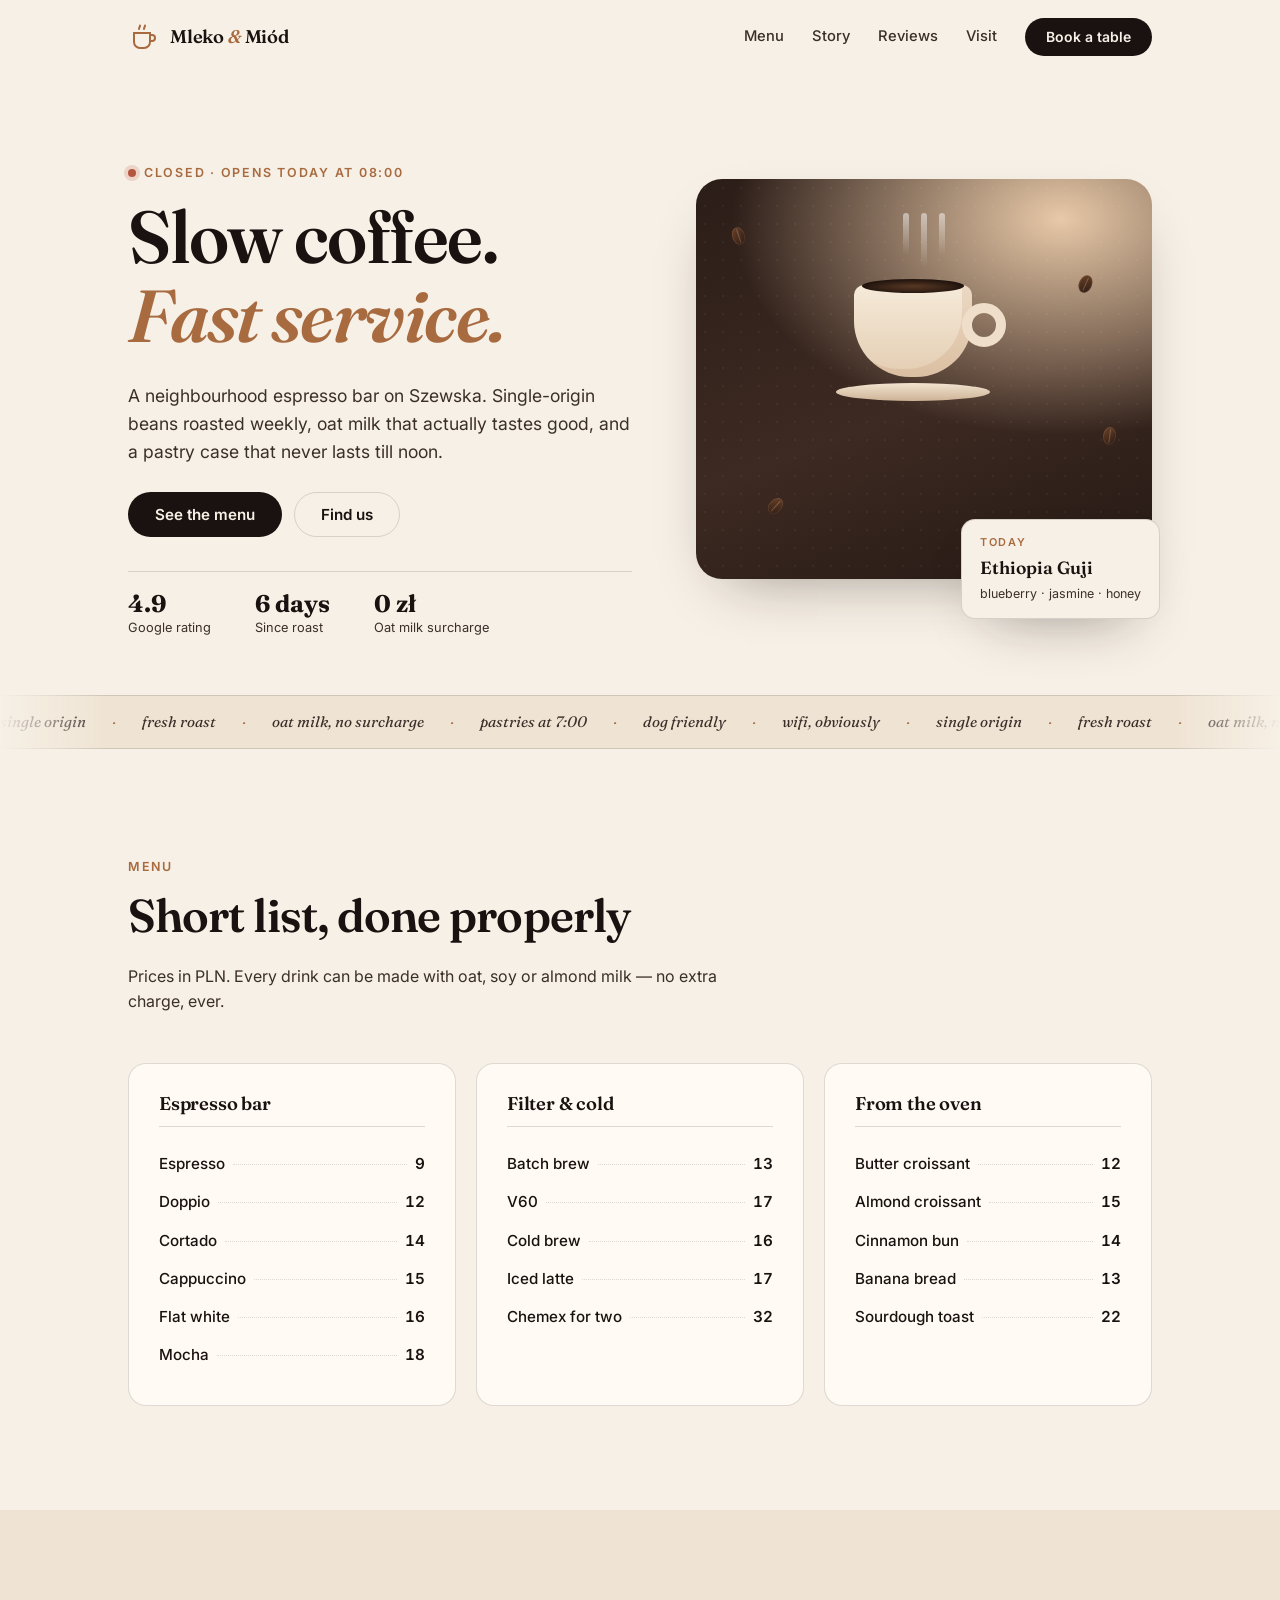
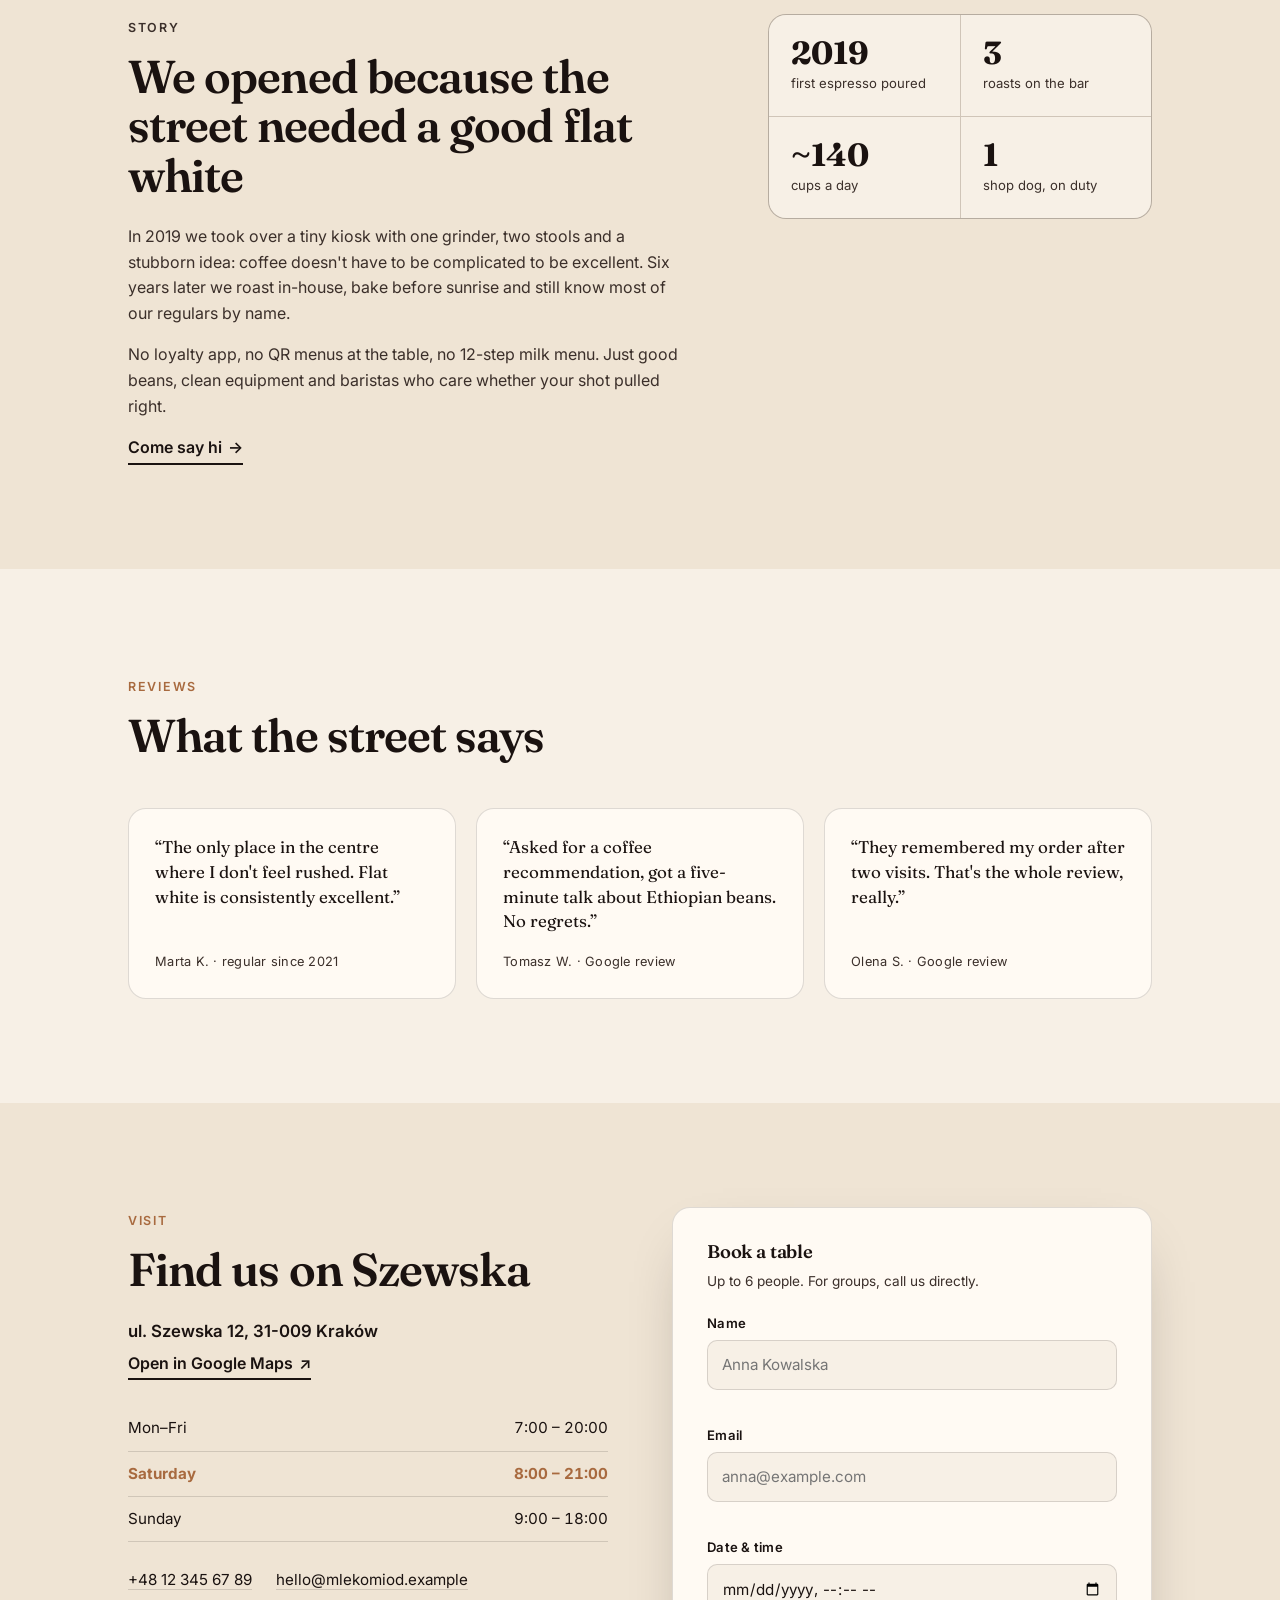
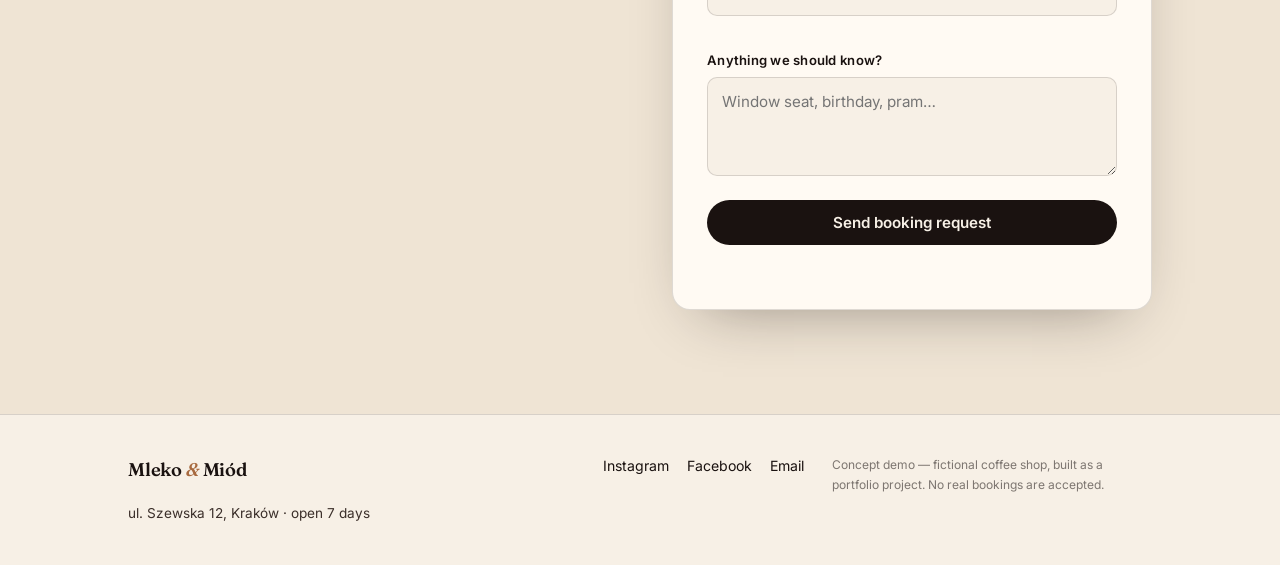
<file: index.html>
<!DOCTYPE html>
<html lang="en">
<head>
  <meta charset="UTF-8" />
  <meta name="viewport" content="width=device-width, initial-scale=1.0" />
  <title>Mleko &amp; Miód — Neighbourhood Espresso Bar in Kraków</title>
  <meta name="description" content="Slow coffee, fast service. Single-origin espresso bar in Kraków. Oat milk with no surcharge, pastries baked every morning." />
  <meta name="theme-color" content="#1a1210" />
  <link rel="icon" href="data:image/svg+xml,%3Csvg xmlns='http://www.w3.org/2000/svg' viewBox='0 0 32 32'%3E%3Crect width='32' height='32' rx='8' fill='%231a1210'/%3E%3Cpath d='M7 12h13v7a5 5 0 0 1-5 5h-3a5 5 0 0 1-5-5z' fill='%23c98b5e'/%3E%3Cpath d='M20 14h2a3 3 0 0 1 0 6h-2' stroke='%23c98b5e' stroke-width='2' fill='none'/%3E%3C/svg%3E" />
  <link rel="preconnect" href="https://fonts.googleapis.com" />
  <link rel="preconnect" href="https://fonts.gstatic.com" crossorigin />
  <link href="https://fonts.googleapis.com/css2?family=Fraunces:opsz,wght@9..144,400;9..144,600;9..144,700&family=Inter:wght@400;500;600&display=swap" rel="stylesheet" />
  <link rel="stylesheet" href="styles.css" />
</head>
<body>
  <a class="skip-link" href="#main">Skip to content</a>

  <header class="site-header" id="top">
    <div class="container header-inner">
      <a class="logo" href="#top" aria-label="Mleko and Miód — home">
        <span class="logo-mark" aria-hidden="true">
          <svg viewBox="0 0 32 32" width="32" height="32" fill="none">
            <path d="M6 12h16v9a6 6 0 0 1-6 6h-4a6 6 0 0 1-6-6v-9Z" stroke="currentColor" stroke-width="2"/>
            <path d="M22 14h2a3 3 0 0 1 0 6h-2" stroke="currentColor" stroke-width="2"/>
            <path d="M11 8c0-1.5 1-2 1-3.5M16 8c0-1.5 1-2 1-3.5" stroke="currentColor" stroke-width="2" stroke-linecap="round"/>
          </svg>
        </span>
        <span class="logo-text">Mleko <em>&amp;</em> Miód</span>
      </a>

      <button class="nav-toggle" type="button" aria-expanded="false" aria-controls="nav" aria-label="Open menu">
        <span></span><span></span><span></span>
      </button>

      <nav class="nav" id="nav" aria-label="Main">
        <a href="#menu">Menu</a>
        <a href="#story">Story</a>
        <a href="#reviews">Reviews</a>
        <a href="#visit">Visit</a>
        <a class="btn btn-small" href="#visit">Book a table</a>
      </nav>
    </div>
  </header>

  <main id="main">
    <section class="hero">
      <div class="container hero-grid">
        <div class="hero-copy reveal">
          <p class="eyebrow">
            <span class="status-dot" id="statusDot" aria-hidden="true"></span>
            <span id="statusText">Checking opening hours…</span>
          </p>
          <h1>Slow coffee.<br /><span class="accent">Fast service.</span></h1>
          <p class="lead">
            A neighbourhood espresso bar on Szewska. Single-origin beans roasted weekly,
            oat milk that actually tastes good, and a pastry case that never lasts till noon.
          </p>
          <div class="hero-actions">
            <a class="btn" href="#menu">See the menu</a>
            <a class="btn btn-ghost" href="#visit">Find us</a>
          </div>
          <ul class="hero-facts">
            <li><strong>4.9</strong><span>Google rating</span></li>
            <li><strong>6 days</strong><span>Since roast</span></li>
            <li><strong>0 zł</strong><span>Oat milk surcharge</span></li>
          </ul>
        </div>

        <div class="hero-art reveal" aria-hidden="true">
          <div class="cup-card">
            <div class="steam"><span></span><span></span><span></span></div>
            <div class="cup">
              <div class="cup-body"></div>
              <div class="cup-handle"></div>
              <div class="cup-saucer"></div>
            </div>
            <div class="beans">
              <span></span><span></span><span></span><span></span><span></span>
            </div>
          </div>
          <div class="badge-card">
            <span class="badge-title">Today</span>
            <span class="badge-value">Ethiopia Guji</span>
            <span class="badge-note">blueberry · jasmine · honey</span>
          </div>
        </div>
      </div>
    </section>

    <div class="marquee" aria-hidden="true">
      <div class="marquee-track">
        <span>single origin</span><span>·</span><span>fresh roast</span><span>·</span>
        <span>oat milk, no surcharge</span><span>·</span><span>pastries at 7:00</span><span>·</span>
        <span>dog friendly</span><span>·</span><span>wifi, obviously</span><span>·</span>
        <span>single origin</span><span>·</span><span>fresh roast</span><span>·</span>
        <span>oat milk, no surcharge</span><span>·</span><span>pastries at 7:00</span><span>·</span>
        <span>dog friendly</span><span>·</span><span>wifi, obviously</span><span>·</span>
      </div>
    </div>

    <section class="section" id="menu">
      <div class="container">
        <div class="section-head reveal">
          <p class="eyebrow">Menu</p>
          <h2>Short list, done properly</h2>
          <p class="section-sub">Prices in PLN. Every drink can be made with oat, soy or almond milk — no extra charge, ever.</p>
        </div>

        <div class="menu-grid">
          <article class="menu-card reveal">
            <h3>Espresso bar</h3>
            <ul class="price-list">
              <li><span>Espresso</span><span class="dots"></span><span>9</span></li>
              <li><span>Doppio</span><span class="dots"></span><span>12</span></li>
              <li><span>Cortado</span><span class="dots"></span><span>14</span></li>
              <li><span>Cappuccino</span><span class="dots"></span><span>15</span></li>
              <li><span>Flat white</span><span class="dots"></span><span>16</span></li>
              <li><span>Mocha</span><span class="dots"></span><span>18</span></li>
            </ul>
          </article>

          <article class="menu-card reveal">
            <h3>Filter &amp; cold</h3>
            <ul class="price-list">
              <li><span>Batch brew</span><span class="dots"></span><span>13</span></li>
              <li><span>V60</span><span class="dots"></span><span>17</span></li>
              <li><span>Cold brew</span><span class="dots"></span><span>16</span></li>
              <li><span>Iced latte</span><span class="dots"></span><span>17</span></li>
              <li><span>Chemex for two</span><span class="dots"></span><span>32</span></li>
            </ul>
          </article>

          <article class="menu-card reveal">
            <h3>From the oven</h3>
            <ul class="price-list">
              <li><span>Butter croissant</span><span class="dots"></span><span>12</span></li>
              <li><span>Almond croissant</span><span class="dots"></span><span>15</span></li>
              <li><span>Cinnamon bun</span><span class="dots"></span><span>14</span></li>
              <li><span>Banana bread</span><span class="dots"></span><span>13</span></li>
              <li><span>Sourdough toast</span><span class="dots"></span><span>22</span></li>
            </ul>
          </article>
        </div>
      </div>
    </section>

    <section class="section section-alt" id="story">
      <div class="container story-grid">
        <div class="story-text reveal">
          <p class="eyebrow">Story</p>
          <h2>We opened because the street needed a good flat white</h2>
          <p>
            In 2019 we took over a tiny kiosk with one grinder, two stools and a stubborn idea:
            coffee doesn't have to be complicated to be excellent. Six years later we roast
            in-house, bake before sunrise and still know most of our regulars by name.
          </p>
          <p>
            No loyalty app, no QR menus at the table, no 12-step milk menu. Just good beans,
            clean equipment and baristas who care whether your shot pulled right.
          </p>
          <a class="link-arrow" href="#visit">Come say hi <span aria-hidden="true">→</span></a>
        </div>

        <ul class="story-stats reveal">
          <li><strong>2019</strong><span>first espresso poured</span></li>
          <li><strong>3</strong><span>roasts on the bar</span></li>
          <li><strong>~140</strong><span>cups a day</span></li>
          <li><strong>1</strong><span>shop dog, on duty</span></li>
        </ul>
      </div>
    </section>

    <section class="section" id="reviews">
      <div class="container">
        <div class="section-head reveal">
          <p class="eyebrow">Reviews</p>
          <h2>What the street says</h2>
        </div>
        <div class="reviews-grid">
          <figure class="review reveal">
            <blockquote>“The only place in the centre where I don't feel rushed. Flat white is consistently excellent.”</blockquote>
            <figcaption>Marta K. · regular since 2021</figcaption>
          </figure>
          <figure class="review reveal">
            <blockquote>“Asked for a coffee recommendation, got a five-minute talk about Ethiopian beans. No regrets.”</blockquote>
            <figcaption>Tomasz W. · Google review</figcaption>
          </figure>
          <figure class="review reveal">
            <blockquote>“They remembered my order after two visits. That's the whole review, really.”</blockquote>
            <figcaption>Olena S. · Google review</figcaption>
          </figure>
        </div>
      </div>
    </section>

    <section class="section section-alt" id="visit">
      <div class="container visit-grid">
        <div class="visit-info reveal">
          <p class="eyebrow">Visit</p>
          <h2>Find us on Szewska</h2>
          <p class="visit-address">ul. Szewska 12, 31-009 Kraków</p>
          <a class="link-arrow" href="https://maps.google.com/?q=Szewska+12+Krakow" target="_blank" rel="noopener">Open in Google Maps <span aria-hidden="true">↗</span></a>

          <table class="hours">
            <caption class="visually-hidden">Opening hours</caption>
            <tbody>
              <tr data-days="1,2,3,4,5"><th scope="row">Mon–Fri</th><td>7:00 – 20:00</td></tr>
              <tr data-days="6"><th scope="row">Saturday</th><td>8:00 – 21:00</td></tr>
              <tr data-days="0"><th scope="row">Sunday</th><td>9:00 – 18:00</td></tr>
            </tbody>
          </table>

          <ul class="contact-list">
            <li><a href="tel:+48123456789">+48 12 345 67 89</a></li>
            <li><a href="mailto:hello@mlekomiod.example">hello@mlekomiod.example</a></li>
          </ul>
        </div>

        <div class="visit-form reveal">
          <h3>Book a table</h3>
          <p class="form-note">Up to 6 people. For groups, call us directly.</p>
          <form id="bookingForm" novalidate>
            <div class="field">
              <label for="name">Name</label>
              <input id="name" name="name" type="text" autocomplete="name" placeholder="Anna Kowalska" required />
              <p class="error" data-error-for="name" role="alert"></p>
            </div>
            <div class="field">
              <label for="email">Email</label>
              <input id="email" name="email" type="email" autocomplete="email" placeholder="anna@example.com" required />
              <p class="error" data-error-for="email" role="alert"></p>
            </div>
            <div class="field">
              <label for="date">Date &amp; time</label>
              <input id="date" name="date" type="datetime-local" required />
              <p class="error" data-error-for="date" role="alert"></p>
            </div>
            <div class="field">
              <label for="message">Anything we should know?</label>
              <textarea id="message" name="message" rows="3" placeholder="Window seat, birthday, pram…"></textarea>
            </div>
            <button class="btn btn-full" type="submit">Send booking request</button>
            <p class="form-status" id="formStatus" role="status" aria-live="polite"></p>
          </form>
        </div>
      </div>
    </section>
  </main>

  <footer class="site-footer">
    <div class="container footer-grid">
      <div>
        <p class="logo-text">Mleko <em>&amp;</em> Miód</p>
        <p class="footer-note">ul. Szewska 12, Kraków · open 7 days</p>
      </div>
      <nav aria-label="Social">
        <a href="#" rel="noopener">Instagram</a>
        <a href="#" rel="noopener">Facebook</a>
        <a href="mailto:hello@mlekomiod.example">Email</a>
      </nav>
      <p class="footer-legal">
        Concept demo — fictional coffee shop, built as a portfolio project.
        No real bookings are accepted.
      </p>
    </div>
  </footer>

  <div class="toast" id="toast" role="status" aria-live="polite"></div>

  <script src="script.js"></script>
</body>
</html>
</file>
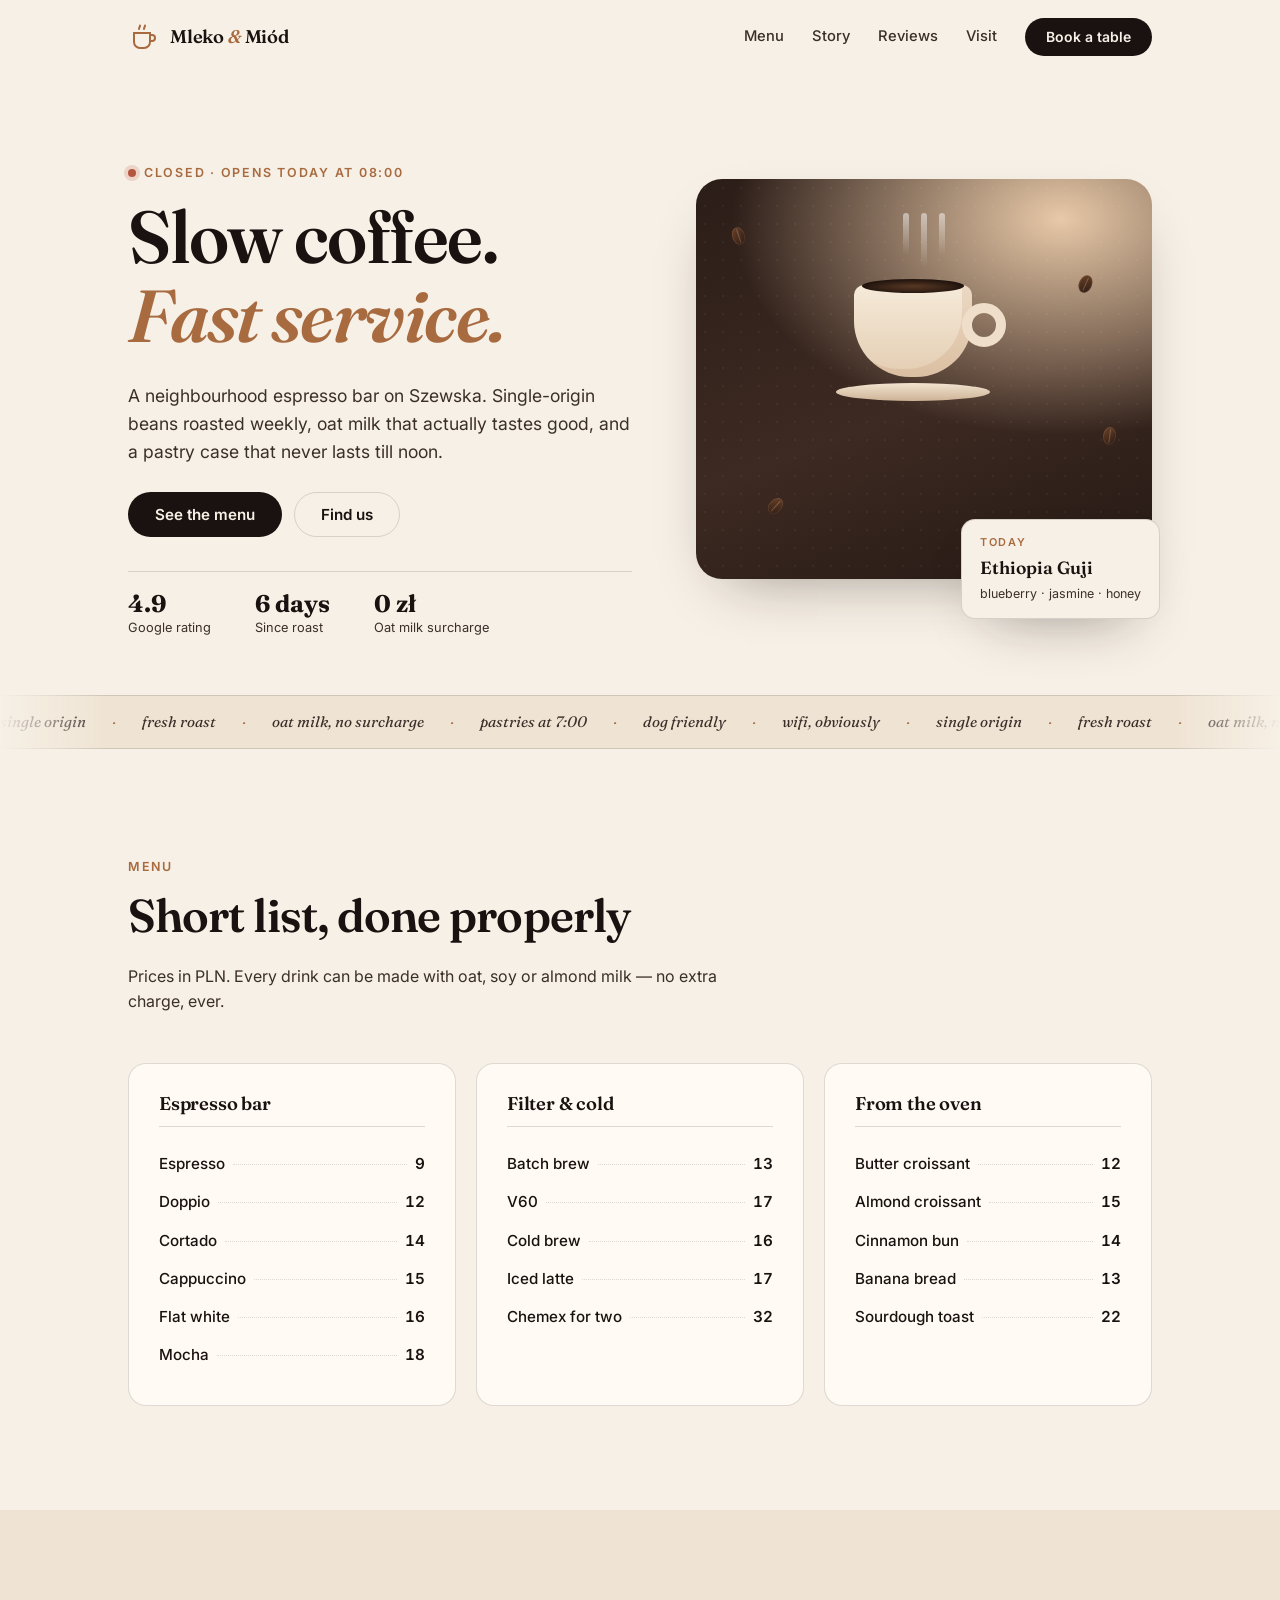
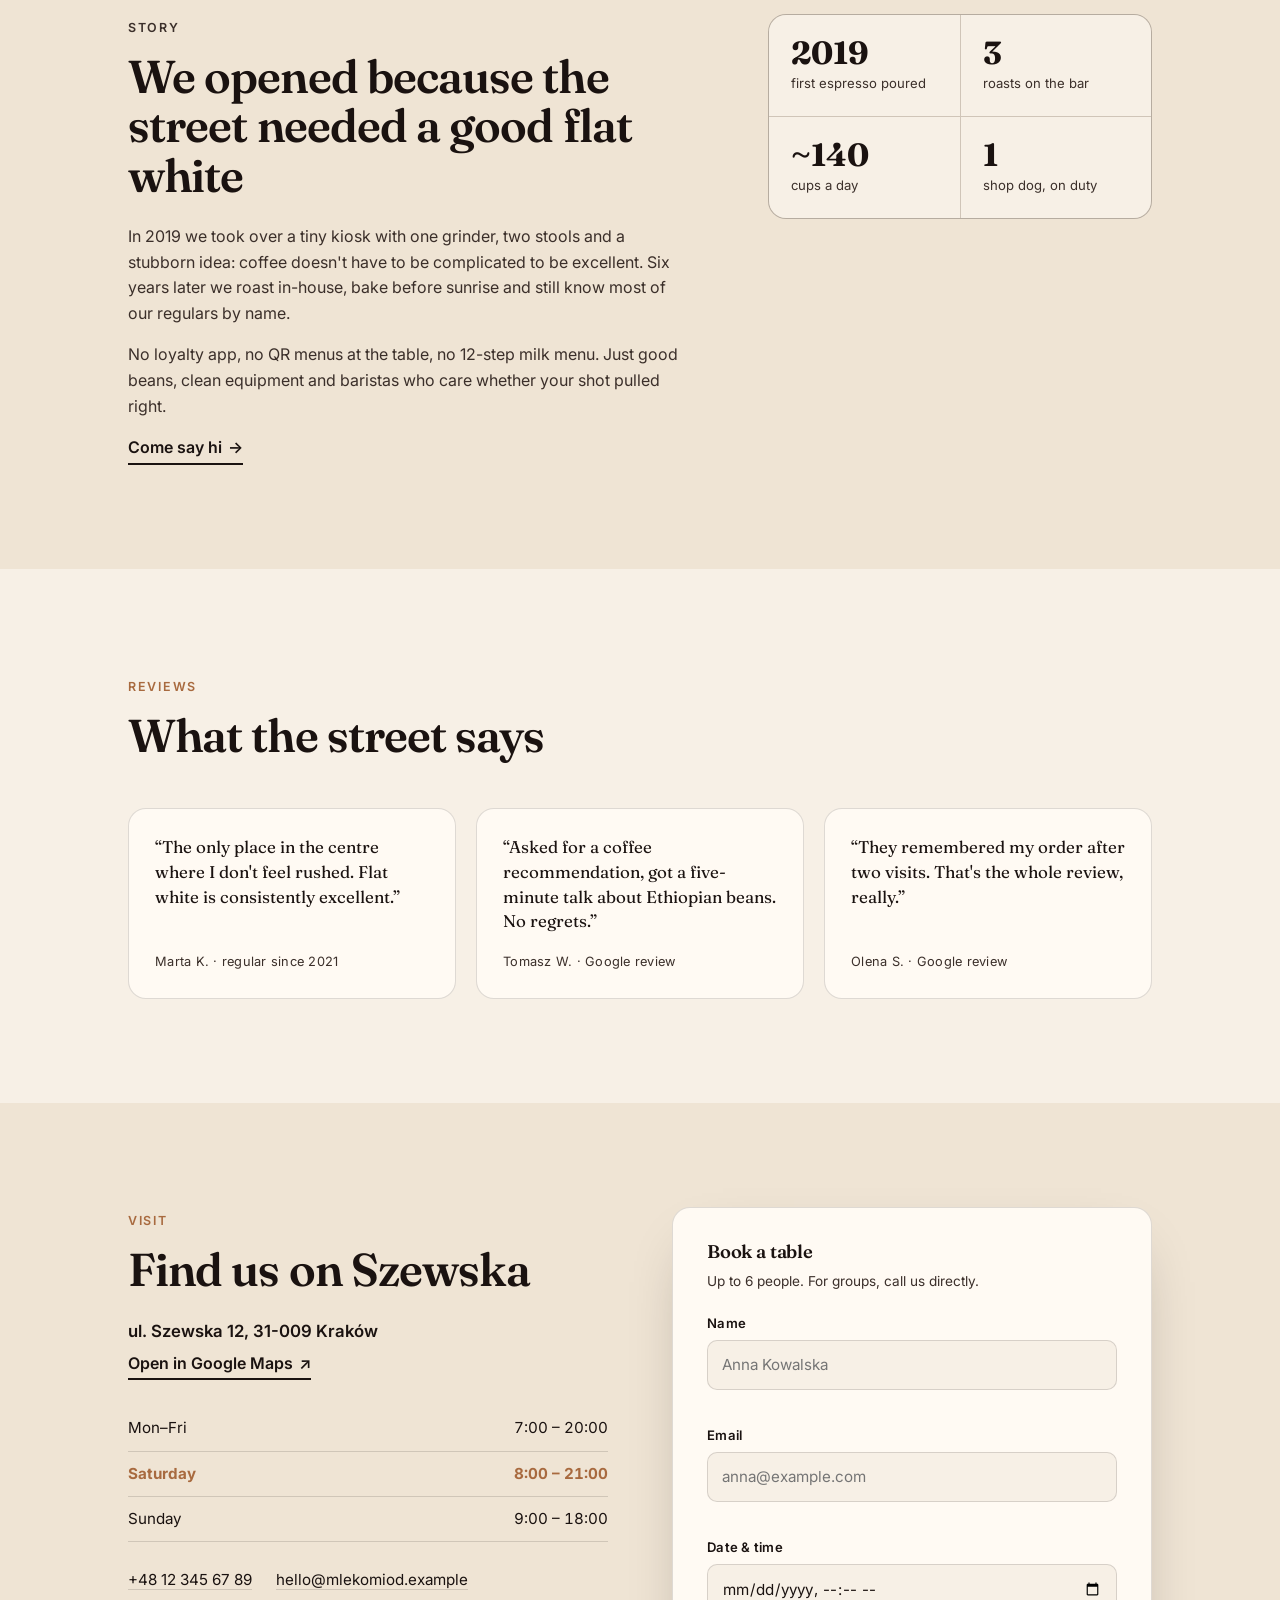
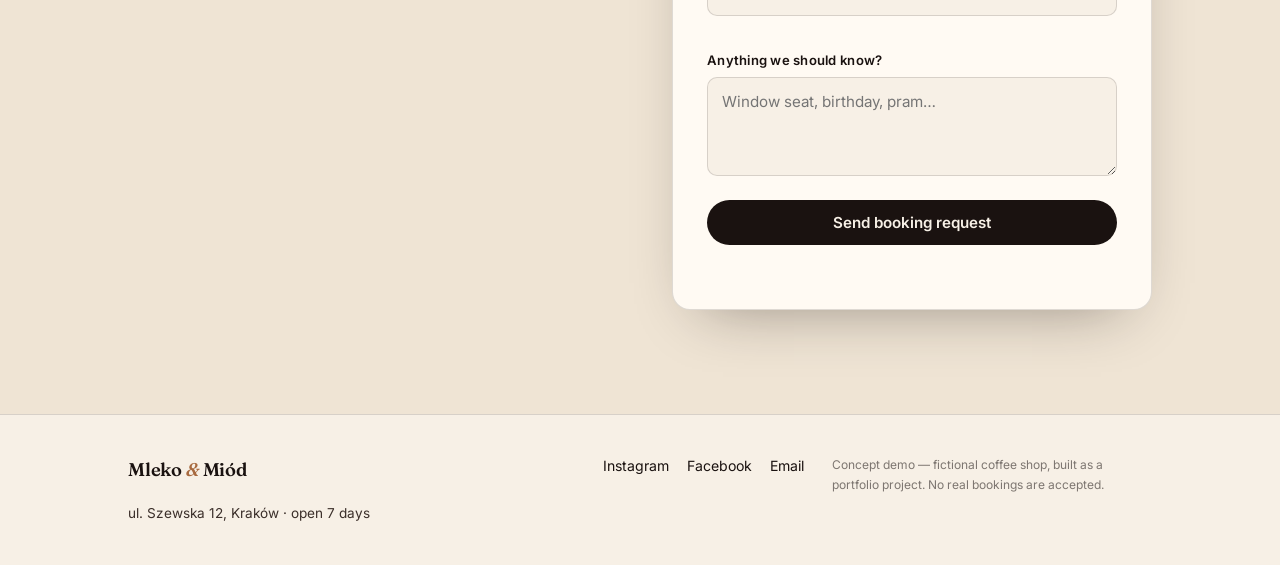
<file: coffee-shop-standalone.html>
<!DOCTYPE html>
<html lang="en">
<head>
  <meta charset="UTF-8" />
  <meta name="viewport" content="width=device-width, initial-scale=1.0" />
  <title>Mleko &amp; Miód — Neighbourhood Espresso Bar in Kraków</title>
  <meta name="description" content="Slow coffee, fast service. Single-origin espresso bar in Kraków. Oat milk with no surcharge, pastries baked every morning." />
  <meta name="theme-color" content="#1a1210" />
  <link rel="icon" href="data:image/svg+xml,%3Csvg xmlns='http://www.w3.org/2000/svg' viewBox='0 0 32 32'%3E%3Crect width='32' height='32' rx='8' fill='%231a1210'/%3E%3Cpath d='M7 12h13v7a5 5 0 0 1-5 5h-3a5 5 0 0 1-5-5z' fill='%23c98b5e'/%3E%3Cpath d='M20 14h2a3 3 0 0 1 0 6h-2' stroke='%23c98b5e' stroke-width='2' fill='none'/%3E%3C/svg%3E" />
  <link rel="preconnect" href="https://fonts.googleapis.com" />
  <link rel="preconnect" href="https://fonts.gstatic.com" crossorigin />
  <link href="https://fonts.googleapis.com/css2?family=Fraunces:opsz,wght@9..144,400;9..144,600;9..144,700&family=Inter:wght@400;500;600&display=swap" rel="stylesheet" />
  <style>
/* ---------- Tokens ---------- */
:root {
  --ink: #1a1210;
  --ink-soft: #3b2f2a;
  --cream: #f7f0e6;
  --cream-2: #efe4d4;
  --caramel: #c98b5e;
  --caramel-deep: #a86a3f;
  --olive: #5d6b4a;
  --line: rgba(26, 18, 16, 0.14);
  --radius: 18px;
  --radius-sm: 10px;
  --shadow: 0 24px 60px -30px rgba(26, 18, 16, 0.45);
  --font-display: "Fraunces", "Iowan Old Style", Georgia, serif;
  --font-body: "Inter", system-ui, -apple-system, "Segoe UI", sans-serif;
  --maxw: 1120px;
  --gutter: clamp(20px, 5vw, 48px);
}

/* ---------- Reset ---------- */
*, *::before, *::after { box-sizing: border-box; }
html { scroll-behavior: smooth; }
body {
  margin: 0;
  background: var(--cream);
  color: var(--ink);
  font-family: var(--font-body);
  font-size: 16px;
  line-height: 1.6;
  -webkit-font-smoothing: antialiased;
  overflow-x: hidden;
}
img, svg { display: block; max-width: 100%; }
a { color: inherit; }
h1, h2, h3 { font-family: var(--font-display); font-weight: 600; line-height: 1.08; margin: 0 0 .5em; letter-spacing: -.02em; }
h1 { font-size: clamp(2.6rem, 6.4vw, 4.6rem); }
h2 { font-size: clamp(1.9rem, 3.6vw, 2.9rem); }
h3 { font-size: 1.15rem; letter-spacing: -.01em; }
p { margin: 0 0 1em; }
ul { margin: 0; padding: 0; list-style: none; }

.container { width: 100%; max-width: var(--maxw); margin-inline: auto; padding-inline: var(--gutter); }
.visually-hidden {
  position: absolute; width: 1px; height: 1px; overflow: hidden;
  clip: rect(0 0 0 0); clip-path: inset(50%); white-space: nowrap;
}
.skip-link {
  position: absolute; left: 12px; top: -60px; z-index: 100;
  background: var(--ink); color: var(--cream); padding: 10px 16px;
  border-radius: var(--radius-sm); transition: top .2s ease;
}
.skip-link:focus { top: 12px; }

:focus-visible { outline: 3px solid var(--caramel-deep); outline-offset: 3px; border-radius: 4px; }

/* ---------- Buttons ---------- */
.btn {
  --btn-bg: var(--ink);
  --btn-fg: var(--cream);
  display: inline-flex; align-items: center; justify-content: center; gap: .5em;
  background: var(--btn-bg); color: var(--btn-fg);
  border: 1px solid transparent; border-radius: 999px;
  padding: 14px 26px; font: 600 .95rem/1 var(--font-body);
  text-decoration: none; cursor: pointer;
  transition: transform .18s ease, background .18s ease, box-shadow .18s ease;
}
.btn:hover { transform: translateY(-2px); box-shadow: 0 12px 24px -14px rgba(26,18,16,.7); }
.btn:active { transform: translateY(0); }
.btn-ghost { --btn-bg: transparent; --btn-fg: var(--ink); border-color: var(--line); }
.btn-ghost:hover { --btn-bg: rgba(26,18,16,.05); }
.btn-small { padding: 11px 20px; font-size: .875rem; }
.btn-full { width: 100%; }

.link-arrow {
  display: inline-flex; align-items: center; gap: .4em;
  font-weight: 600; text-decoration: none;
  border-bottom: 2px solid currentColor; padding-bottom: 2px;
}
.link-arrow span { transition: transform .2s ease; }
.link-arrow:hover span { transform: translateX(4px); }

/* ---------- Header ---------- */
.site-header {
  position: sticky; top: 0; z-index: 50;
  background: color-mix(in srgb, var(--cream) 86%, transparent);
  backdrop-filter: blur(12px);
  border-bottom: 1px solid transparent;
  transition: border-color .2s ease, background .2s ease;
}
.site-header.is-scrolled { border-bottom-color: var(--line); }
.header-inner { display: flex; align-items: center; justify-content: space-between; gap: 16px; height: 74px; }
.logo { display: inline-flex; align-items: center; gap: 10px; text-decoration: none; color: var(--ink); }
.logo-mark { color: var(--caramel-deep); }
.logo-text { font-family: var(--font-display); font-size: 1.15rem; font-weight: 600; letter-spacing: -.01em; }
.logo-text em { font-style: italic; color: var(--caramel-deep); }

.nav { display: flex; align-items: center; gap: 28px; }
.nav a:not(.btn) {
  text-decoration: none; font-size: .92rem; font-weight: 500; color: var(--ink-soft);
  position: relative; padding-block: 4px;
}
.nav a:not(.btn)::after {
  content: ""; position: absolute; left: 0; bottom: 0; height: 2px; width: 0;
  background: var(--caramel-deep); transition: width .22s ease;
}
.nav a:not(.btn):hover::after { width: 100%; }

.nav-toggle {
  display: none; width: 44px; height: 44px; border: 1px solid var(--line);
  background: transparent; border-radius: 12px; padding: 12px 10px;
  flex-direction: column; justify-content: space-between; cursor: pointer;
}
.nav-toggle span { display: block; height: 2px; background: var(--ink); transition: transform .25s ease, opacity .2s ease; }
.nav-toggle[aria-expanded="true"] span:nth-child(1) { transform: translateY(8px) rotate(45deg); }
.nav-toggle[aria-expanded="true"] span:nth-child(2) { opacity: 0; }
.nav-toggle[aria-expanded="true"] span:nth-child(3) { transform: translateY(-8px) rotate(-45deg); }

/* ---------- Hero ---------- */
.hero { padding-block: clamp(40px, 7vw, 84px) clamp(32px, 5vw, 56px); }
.hero-grid {
  display: grid; grid-template-columns: minmax(0, 1.05fr) minmax(0, .95fr);
  gap: clamp(32px, 5vw, 64px); align-items: center;
}
.eyebrow {
  display: inline-flex; align-items: center; gap: 8px;
  font-size: .78rem; font-weight: 600; letter-spacing: .14em; text-transform: uppercase;
  color: var(--caramel-deep); margin-bottom: 14px;
}
.status-dot {
  width: 8px; height: 8px; border-radius: 50%; background: #9a9a9a;
  box-shadow: 0 0 0 4px rgba(154,154,154,.18);
}
.status-dot.is-open { background: var(--olive); box-shadow: 0 0 0 4px rgba(93,107,74,.2); }
.status-dot.is-closed { background: #b4553f; box-shadow: 0 0 0 4px rgba(180,85,63,.18); }

.hero h1 { margin-bottom: .35em; }
.accent { color: var(--caramel-deep); font-style: italic; font-weight: 600; }
.lead { font-size: clamp(1rem, 1.4vw, 1.1rem); color: var(--ink-soft); max-width: 46ch; }
.hero-actions { display: flex; flex-wrap: wrap; gap: 12px; margin: 26px 0 34px; }
.hero-facts { display: flex; flex-wrap: wrap; gap: clamp(20px, 4vw, 44px); border-top: 1px solid var(--line); padding-top: 20px; }
.hero-facts li { display: flex; flex-direction: column; gap: 2px; }
.hero-facts strong { font-family: var(--font-display); font-size: 1.5rem; line-height: 1; }
.hero-facts span { font-size: .8rem; color: var(--ink-soft); }

/* Hero art: CSS-only coffee card */
.hero-art { position: relative; min-height: 440px; }
.cup-card {
  position: absolute; inset: 0 0 40px 0;
  border-radius: 26px;
  background:
    radial-gradient(120% 90% at 80% 10%, #e8c9a8 0%, transparent 60%),
    linear-gradient(160deg, #2b1d18 0%, #3d2a22 55%, #241814 100%);
  box-shadow: var(--shadow);
  overflow: hidden;
  display: grid; place-items: center;
}
.cup-card::before {
  content: ""; position: absolute; inset: 0;
  background-image: radial-gradient(rgba(255,255,255,.09) 1px, transparent 1px);
  background-size: 18px 18px; opacity: .5;
}
.cup { position: relative; width: 176px; height: 150px; transform: translateY(10px); }
.cup-body {
  position: absolute; left: 18px; top: 34px; width: 118px; height: 92px;
  background: linear-gradient(180deg, #f6ead9, #e3cdb2);
  border-radius: 10px 10px 56px 56px;
  box-shadow: inset -10px -8px 0 rgba(168,106,63,.14);
}
.cup-body::after {
  content: ""; position: absolute; left: 8px; right: 8px; top: -6px; height: 14px;
  border-radius: 50%; background: radial-gradient(closest-side, #5b3a25 0%, #2a1a12 100%);
  box-shadow: inset 0 3px 6px rgba(0,0,0,.35);
}
.cup-handle {
  position: absolute; right: 6px; top: 52px; width: 44px; height: 44px;
  border: 10px solid #efdfca; border-radius: 50%;
}
.cup-saucer {
  position: absolute; left: 0; bottom: 0; width: 154px; height: 18px;
  border-radius: 50%; background: linear-gradient(180deg, #f2e3cf, #cdb397);
  box-shadow: 0 14px 26px -12px rgba(0,0,0,.55);
}
.steam { position: absolute; top: 34px; left: 50%; translate: -50% 0; display: flex; gap: 12px; }
.steam span {
  width: 6px; height: 42px; border-radius: 999px;
  background: linear-gradient(to top, rgba(255,255,255,0), rgba(255,255,255,.5));
  animation: steam 3.4s ease-in-out infinite;
}
.steam span:nth-child(2) { animation-delay: .5s; height: 54px; }
.steam span:nth-child(3) { animation-delay: 1s; }
@keyframes steam {
  0%, 100% { transform: translateY(0) scaleY(1); opacity: .25; }
  50% { transform: translateY(-16px) scaleY(1.15); opacity: .75; }
}
.beans span {
  position: absolute; width: 13px; height: 18px; border-radius: 50%;
  background: linear-gradient(140deg, #6d4227, #2c1a11);
  box-shadow: inset 0 0 0 1px rgba(255,255,255,.08);
}
.beans span::after {
  content: ""; position: absolute; left: 50%; top: 12%; width: 1.5px; height: 76%;
  background: rgba(255,255,255,.22); translate: -50% 0; border-radius: 2px;
}
.beans span:nth-child(1) { left: 8%; top: 12%; rotate: -18deg; }
.beans span:nth-child(2) { left: 84%; top: 24%; rotate: 24deg; }
.beans span:nth-child(3) { left: 16%; bottom: 16%; rotate: 42deg; }
.beans span:nth-child(4) { right: 18%; bottom: 8%; rotate: -34deg; }
.beans span:nth-child(5) { right: 8%; top: 62%; rotate: 8deg; }

.badge-card {
  position: absolute; right: -8px; bottom: 0;
  display: flex; flex-direction: column; gap: 2px;
  background: var(--cream); border: 1px solid var(--line);
  border-radius: 14px; padding: 14px 18px; box-shadow: var(--shadow);
  max-width: 240px;
}
.badge-title { font-size: .68rem; letter-spacing: .16em; text-transform: uppercase; color: var(--caramel-deep); font-weight: 600; }
.badge-value { font-family: var(--font-display); font-size: 1.1rem; font-weight: 600; }
.badge-note { font-size: .78rem; color: var(--ink-soft); }

/* ---------- Marquee ---------- */
.marquee {
  border-block: 1px solid var(--line);
  background: var(--cream-2);
  overflow: hidden; padding-block: 14px;
  -webkit-mask-image: linear-gradient(90deg, transparent, #000 8%, #000 92%, transparent);
          mask-image: linear-gradient(90deg, transparent, #000 8%, #000 92%, transparent);
}
.marquee-track {
  display: flex; gap: 26px; width: max-content;
  font-family: var(--font-display); font-size: .95rem; font-style: italic;
  color: var(--ink-soft); white-space: nowrap;
  animation: marquee 34s linear infinite;
}
.marquee-track span:nth-child(even) { color: var(--caramel-deep); }
@keyframes marquee { from { transform: translateX(0); } to { transform: translateX(-50%); } }

/* ---------- Sections ---------- */
.section { padding-block: clamp(56px, 9vw, 104px); }
.section-alt { background: var(--cream-2); }
.section-head { max-width: 620px; margin-bottom: clamp(28px, 4vw, 48px); }
.section-sub { color: var(--ink-soft); margin: 0; }

/* ---------- Menu ---------- */
.menu-grid { display: grid; grid-template-columns: repeat(3, minmax(0, 1fr)); gap: 20px; }
.menu-card {
  background: #fffaf3; border: 1px solid var(--line); border-radius: var(--radius);
  padding: clamp(22px, 3vw, 30px);
  transition: transform .25s ease, box-shadow .25s ease;
}
.menu-card:hover { transform: translateY(-4px); box-shadow: var(--shadow); }
.menu-card h3 { margin-bottom: 18px; padding-bottom: 12px; border-bottom: 1px solid var(--line); }
.price-list li { display: flex; align-items: baseline; gap: 8px; padding-block: 7px; font-size: .95rem; }
.price-list li span:first-child { font-weight: 500; }
.price-list li span:last-child { font-variant-numeric: tabular-nums; font-weight: 600; }
.dots { flex: 1; border-bottom: 1px dotted var(--line); translate: 0 -4px; }

/* ---------- Story ---------- */
.story-grid { display: grid; grid-template-columns: minmax(0, 1.2fr) minmax(0, .8fr); gap: clamp(32px, 5vw, 72px); align-items: start; }
.story-text p { color: var(--ink-soft); max-width: 56ch; }
.story-stats { display: grid; grid-template-columns: 1fr 1fr; gap: 1px; background: var(--line); border: 1px solid var(--line); border-radius: var(--radius); overflow: hidden; }
.story-stats li { background: var(--cream); padding: 22px; display: flex; flex-direction: column; gap: 4px; }
.story-stats strong { font-family: var(--font-display); font-size: clamp(1.5rem, 2.6vw, 2rem); line-height: 1; }
.story-stats span { font-size: .82rem; color: var(--ink-soft); }

/* ---------- Reviews ---------- */
.reviews-grid { display: grid; grid-template-columns: repeat(3, minmax(0, 1fr)); gap: 20px; }
.review {
  margin: 0; background: #fffaf3; border: 1px solid var(--line);
  border-radius: var(--radius); padding: 26px;
  display: flex; flex-direction: column; justify-content: space-between; gap: 18px;
}
.review blockquote { margin: 0; font-family: var(--font-display); font-size: 1.06rem; line-height: 1.45; }
.review figcaption { font-size: .8rem; color: var(--ink-soft); letter-spacing: .02em; }

/* ---------- Visit ---------- */
.visit-grid { display: grid; grid-template-columns: minmax(0, 1fr) minmax(0, 1fr); gap: clamp(32px, 5vw, 72px); align-items: start; }
.visit-address { font-size: 1.05rem; font-weight: 600; margin-bottom: 6px; }
.hours { width: 100%; border-collapse: collapse; margin: 26px 0; font-size: .95rem; }
.hours th, .hours td { text-align: left; padding: 10px 0; border-bottom: 1px solid var(--line); font-weight: 400; }
.hours td { text-align: right; font-variant-numeric: tabular-nums; }
.hours tr.is-today th, .hours tr.is-today td { font-weight: 700; color: var(--caramel-deep); }
.contact-list { display: flex; flex-wrap: wrap; gap: 8px 24px; font-size: .95rem; }
.contact-list a { text-decoration: none; border-bottom: 1px solid var(--line); }
.contact-list a:hover { border-color: currentColor; }

.visit-form {
  background: #fffaf3; border: 1px solid var(--line); border-radius: var(--radius);
  padding: clamp(22px, 3.4vw, 34px); box-shadow: var(--shadow);
}
.form-note { font-size: .85rem; color: var(--ink-soft); margin-bottom: 20px; }
.field { margin-bottom: 16px; }
.field label { display: block; font-size: .82rem; font-weight: 600; letter-spacing: .02em; margin-bottom: 6px; }
.field input, .field textarea {
  width: 100%; font: inherit; font-size: .95rem; color: var(--ink);
  background: var(--cream); border: 1px solid var(--line); border-radius: var(--radius-sm);
  padding: 12px 14px; transition: border-color .18s ease, box-shadow .18s ease;
}
.field textarea { resize: vertical; min-height: 84px; }
.field input:focus, .field textarea:focus {
  outline: none; border-color: var(--caramel-deep);
  box-shadow: 0 0 0 3px rgba(168,106,63,.16);
}
.field input[aria-invalid="true"] { border-color: #b4553f; }
.error { margin: 6px 0 0; font-size: .78rem; color: #b4553f; min-height: 1em; }
.form-status { margin: 14px 0 0; font-size: .85rem; color: var(--olive); min-height: 1.2em; font-weight: 600; }

/* ---------- Footer ---------- */
.site-footer { border-top: 1px solid var(--line); padding-block: 40px; background: var(--cream); }
.footer-grid { display: grid; grid-template-columns: 1fr auto minmax(0, 320px); gap: 28px; align-items: start; }
.footer-note { font-size: .85rem; color: var(--ink-soft); margin: 6px 0 0; }
.site-footer nav { display: flex; gap: 18px; font-size: .88rem; }
.site-footer nav a { text-decoration: none; border-bottom: 1px solid transparent; }
.site-footer nav a:hover { border-color: currentColor; }
.footer-legal { font-size: .75rem; color: rgba(26,18,16,.55); margin: 0; }

/* ---------- Toast ---------- */
.toast {
  position: fixed; left: 50%; bottom: 24px; translate: -50% 20px;
  background: var(--ink); color: var(--cream); font-size: .88rem;
  padding: 12px 20px; border-radius: 999px; box-shadow: var(--shadow);
  opacity: 0; pointer-events: none; transition: opacity .25s ease, translate .25s ease;
  z-index: 80; max-width: calc(100vw - 40px);
}
.toast.is-visible { opacity: 1; translate: -50% 0; }

/* ---------- Reveal on scroll ---------- */
.reveal { opacity: 0; transform: translateY(18px); transition: opacity .6s ease, transform .6s ease; }
.reveal.is-in { opacity: 1; transform: none; }

/* ---------- Responsive ---------- */
@media (max-width: 960px) {
  .hero-grid, .story-grid, .visit-grid { grid-template-columns: 1fr; }
  .hero-art { min-height: 360px; max-width: 520px; }
  .menu-grid, .reviews-grid { grid-template-columns: 1fr 1fr; }
  .footer-grid { grid-template-columns: 1fr 1fr; }
  .footer-legal { grid-column: 1 / -1; }
}

@media (max-width: 720px) {
  .nav-toggle { display: flex; }
  .nav {
    position: absolute; inset: 74px 0 auto 0;
    flex-direction: column; align-items: stretch; gap: 0;
    background: var(--cream); border-bottom: 1px solid var(--line);
    padding: 8px var(--gutter) 20px;
    transform: translateY(-8px); opacity: 0; visibility: hidden;
    transition: opacity .22s ease, transform .22s ease, visibility .22s;
  }
  .nav.is-open { opacity: 1; transform: none; visibility: visible; }
  .nav a:not(.btn) { padding: 14px 0; border-bottom: 1px solid var(--line); font-size: 1rem; }
  .nav a:not(.btn)::after { display: none; }
  .nav .btn { margin-top: 16px; }
  .menu-grid, .reviews-grid { grid-template-columns: 1fr; }
  .hero-art { min-height: 320px; }
  .badge-card { right: 0; bottom: -6px; padding: 12px 14px; }
  .story-stats { grid-template-columns: 1fr 1fr; }
  .site-footer nav { flex-wrap: wrap; }
  .footer-grid { grid-template-columns: 1fr; }
}

@media (prefers-reduced-motion: reduce) {
  html { scroll-behavior: auto; }
  .reveal { opacity: 1; transform: none; transition: none; }
  .marquee-track, .steam span { animation: none; }
  .btn, .menu-card { transition: none; }
}

</style>
</head>
<body>
  <a class="skip-link" href="#main">Skip to content</a>

  <header class="site-header" id="top">
    <div class="container header-inner">
      <a class="logo" href="#top" aria-label="Mleko and Miód — home">
        <span class="logo-mark" aria-hidden="true">
          <svg viewBox="0 0 32 32" width="32" height="32" fill="none">
            <path d="M6 12h16v9a6 6 0 0 1-6 6h-4a6 6 0 0 1-6-6v-9Z" stroke="currentColor" stroke-width="2"/>
            <path d="M22 14h2a3 3 0 0 1 0 6h-2" stroke="currentColor" stroke-width="2"/>
            <path d="M11 8c0-1.5 1-2 1-3.5M16 8c0-1.5 1-2 1-3.5" stroke="currentColor" stroke-width="2" stroke-linecap="round"/>
          </svg>
        </span>
        <span class="logo-text">Mleko <em>&amp;</em> Miód</span>
      </a>

      <button class="nav-toggle" type="button" aria-expanded="false" aria-controls="nav" aria-label="Open menu">
        <span></span><span></span><span></span>
      </button>

      <nav class="nav" id="nav" aria-label="Main">
        <a href="#menu">Menu</a>
        <a href="#story">Story</a>
        <a href="#reviews">Reviews</a>
        <a href="#visit">Visit</a>
        <a class="btn btn-small" href="#visit">Book a table</a>
      </nav>
    </div>
  </header>

  <main id="main">
    <section class="hero">
      <div class="container hero-grid">
        <div class="hero-copy reveal">
          <p class="eyebrow">
            <span class="status-dot" id="statusDot" aria-hidden="true"></span>
            <span id="statusText">Checking opening hours…</span>
          </p>
          <h1>Slow coffee.<br /><span class="accent">Fast service.</span></h1>
          <p class="lead">
            A neighbourhood espresso bar on Szewska. Single-origin beans roasted weekly,
            oat milk that actually tastes good, and a pastry case that never lasts till noon.
          </p>
          <div class="hero-actions">
            <a class="btn" href="#menu">See the menu</a>
            <a class="btn btn-ghost" href="#visit">Find us</a>
          </div>
          <ul class="hero-facts">
            <li><strong>4.9</strong><span>Google rating</span></li>
            <li><strong>6 days</strong><span>Since roast</span></li>
            <li><strong>0 zł</strong><span>Oat milk surcharge</span></li>
          </ul>
        </div>

        <div class="hero-art reveal" aria-hidden="true">
          <div class="cup-card">
            <div class="steam"><span></span><span></span><span></span></div>
            <div class="cup">
              <div class="cup-body"></div>
              <div class="cup-handle"></div>
              <div class="cup-saucer"></div>
            </div>
            <div class="beans">
              <span></span><span></span><span></span><span></span><span></span>
            </div>
          </div>
          <div class="badge-card">
            <span class="badge-title">Today</span>
            <span class="badge-value">Ethiopia Guji</span>
            <span class="badge-note">blueberry · jasmine · honey</span>
          </div>
        </div>
      </div>
    </section>

    <div class="marquee" aria-hidden="true">
      <div class="marquee-track">
        <span>single origin</span><span>·</span><span>fresh roast</span><span>·</span>
        <span>oat milk, no surcharge</span><span>·</span><span>pastries at 7:00</span><span>·</span>
        <span>dog friendly</span><span>·</span><span>wifi, obviously</span><span>·</span>
        <span>single origin</span><span>·</span><span>fresh roast</span><span>·</span>
        <span>oat milk, no surcharge</span><span>·</span><span>pastries at 7:00</span><span>·</span>
        <span>dog friendly</span><span>·</span><span>wifi, obviously</span><span>·</span>
      </div>
    </div>

    <section class="section" id="menu">
      <div class="container">
        <div class="section-head reveal">
          <p class="eyebrow">Menu</p>
          <h2>Short list, done properly</h2>
          <p class="section-sub">Prices in PLN. Every drink can be made with oat, soy or almond milk — no extra charge, ever.</p>
        </div>

        <div class="menu-grid">
          <article class="menu-card reveal">
            <h3>Espresso bar</h3>
            <ul class="price-list">
              <li><span>Espresso</span><span class="dots"></span><span>9</span></li>
              <li><span>Doppio</span><span class="dots"></span><span>12</span></li>
              <li><span>Cortado</span><span class="dots"></span><span>14</span></li>
              <li><span>Cappuccino</span><span class="dots"></span><span>15</span></li>
              <li><span>Flat white</span><span class="dots"></span><span>16</span></li>
              <li><span>Mocha</span><span class="dots"></span><span>18</span></li>
            </ul>
          </article>

          <article class="menu-card reveal">
            <h3>Filter &amp; cold</h3>
            <ul class="price-list">
              <li><span>Batch brew</span><span class="dots"></span><span>13</span></li>
              <li><span>V60</span><span class="dots"></span><span>17</span></li>
              <li><span>Cold brew</span><span class="dots"></span><span>16</span></li>
              <li><span>Iced latte</span><span class="dots"></span><span>17</span></li>
              <li><span>Chemex for two</span><span class="dots"></span><span>32</span></li>
            </ul>
          </article>

          <article class="menu-card reveal">
            <h3>From the oven</h3>
            <ul class="price-list">
              <li><span>Butter croissant</span><span class="dots"></span><span>12</span></li>
              <li><span>Almond croissant</span><span class="dots"></span><span>15</span></li>
              <li><span>Cinnamon bun</span><span class="dots"></span><span>14</span></li>
              <li><span>Banana bread</span><span class="dots"></span><span>13</span></li>
              <li><span>Sourdough toast</span><span class="dots"></span><span>22</span></li>
            </ul>
          </article>
        </div>
      </div>
    </section>

    <section class="section section-alt" id="story">
      <div class="container story-grid">
        <div class="story-text reveal">
          <p class="eyebrow">Story</p>
          <h2>We opened because the street needed a good flat white</h2>
          <p>
            In 2019 we took over a tiny kiosk with one grinder, two stools and a stubborn idea:
            coffee doesn't have to be complicated to be excellent. Six years later we roast
            in-house, bake before sunrise and still know most of our regulars by name.
          </p>
          <p>
            No loyalty app, no QR menus at the table, no 12-step milk menu. Just good beans,
            clean equipment and baristas who care whether your shot pulled right.
          </p>
          <a class="link-arrow" href="#visit">Come say hi <span aria-hidden="true">→</span></a>
        </div>

        <ul class="story-stats reveal">
          <li><strong>2019</strong><span>first espresso poured</span></li>
          <li><strong>3</strong><span>roasts on the bar</span></li>
          <li><strong>~140</strong><span>cups a day</span></li>
          <li><strong>1</strong><span>shop dog, on duty</span></li>
        </ul>
      </div>
    </section>

    <section class="section" id="reviews">
      <div class="container">
        <div class="section-head reveal">
          <p class="eyebrow">Reviews</p>
          <h2>What the street says</h2>
        </div>
        <div class="reviews-grid">
          <figure class="review reveal">
            <blockquote>“The only place in the centre where I don't feel rushed. Flat white is consistently excellent.”</blockquote>
            <figcaption>Marta K. · regular since 2021</figcaption>
          </figure>
          <figure class="review reveal">
            <blockquote>“Asked for a coffee recommendation, got a five-minute talk about Ethiopian beans. No regrets.”</blockquote>
            <figcaption>Tomasz W. · Google review</figcaption>
          </figure>
          <figure class="review reveal">
            <blockquote>“They remembered my order after two visits. That's the whole review, really.”</blockquote>
            <figcaption>Olena S. · Google review</figcaption>
          </figure>
        </div>
      </div>
    </section>

    <section class="section section-alt" id="visit">
      <div class="container visit-grid">
        <div class="visit-info reveal">
          <p class="eyebrow">Visit</p>
          <h2>Find us on Szewska</h2>
          <p class="visit-address">ul. Szewska 12, 31-009 Kraków</p>
          <a class="link-arrow" href="https://maps.google.com/?q=Szewska+12+Krakow" target="_blank" rel="noopener">Open in Google Maps <span aria-hidden="true">↗</span></a>

          <table class="hours">
            <caption class="visually-hidden">Opening hours</caption>
            <tbody>
              <tr data-days="1,2,3,4,5"><th scope="row">Mon–Fri</th><td>7:00 – 20:00</td></tr>
              <tr data-days="6"><th scope="row">Saturday</th><td>8:00 – 21:00</td></tr>
              <tr data-days="0"><th scope="row">Sunday</th><td>9:00 – 18:00</td></tr>
            </tbody>
          </table>

          <ul class="contact-list">
            <li><a href="tel:+48123456789">+48 12 345 67 89</a></li>
            <li><a href="mailto:hello@mlekomiod.example">hello@mlekomiod.example</a></li>
          </ul>
        </div>

        <div class="visit-form reveal">
          <h3>Book a table</h3>
          <p class="form-note">Up to 6 people. For groups, call us directly.</p>
          <form id="bookingForm" novalidate>
            <div class="field">
              <label for="name">Name</label>
              <input id="name" name="name" type="text" autocomplete="name" placeholder="Anna Kowalska" required />
              <p class="error" data-error-for="name" role="alert"></p>
            </div>
            <div class="field">
              <label for="email">Email</label>
              <input id="email" name="email" type="email" autocomplete="email" placeholder="anna@example.com" required />
              <p class="error" data-error-for="email" role="alert"></p>
            </div>
            <div class="field">
              <label for="date">Date &amp; time</label>
              <input id="date" name="date" type="datetime-local" required />
              <p class="error" data-error-for="date" role="alert"></p>
            </div>
            <div class="field">
              <label for="message">Anything we should know?</label>
              <textarea id="message" name="message" rows="3" placeholder="Window seat, birthday, pram…"></textarea>
            </div>
            <button class="btn btn-full" type="submit">Send booking request</button>
            <p class="form-status" id="formStatus" role="status" aria-live="polite"></p>
          </form>
        </div>
      </div>
    </section>
  </main>

  <footer class="site-footer">
    <div class="container footer-grid">
      <div>
        <p class="logo-text">Mleko <em>&amp;</em> Miód</p>
        <p class="footer-note">ul. Szewska 12, Kraków · open 7 days</p>
      </div>
      <nav aria-label="Social">
        <a href="#" rel="noopener">Instagram</a>
        <a href="#" rel="noopener">Facebook</a>
        <a href="mailto:hello@mlekomiod.example">Email</a>
      </nav>
      <p class="footer-legal">
        Concept demo — fictional coffee shop, built as a portfolio project.
        No real bookings are accepted.
      </p>
    </div>
  </footer>

  <div class="toast" id="toast" role="status" aria-live="polite"></div>

  <script>
/* =========================================================
   Mleko & Miód — landing page interactions
   Vanilla JS, no dependencies.
   ========================================================= */
(() => {
  "use strict";

  const $ = (sel, root = document) => root.querySelector(sel);
  const $$ = (sel, root = document) => Array.from(root.querySelectorAll(sel));

  /* ---------- Mobile navigation ---------- */
  const toggle = $(".nav-toggle");
  const nav = $("#nav");

  const closeNav = () => {
    if (!nav || !toggle) return;
    nav.classList.remove("is-open");
    toggle.setAttribute("aria-expanded", "false");
    toggle.setAttribute("aria-label", "Open menu");
  };

  if (toggle && nav) {
    toggle.addEventListener("click", () => {
      const open = nav.classList.toggle("is-open");
      toggle.setAttribute("aria-expanded", String(open));
      toggle.setAttribute("aria-label", open ? "Close menu" : "Open menu");
    });

    nav.addEventListener("click", (event) => {
      if (event.target.closest("a")) closeNav();
    });

    document.addEventListener("keydown", (event) => {
      if (event.key === "Escape") closeNav();
    });

    window.addEventListener("resize", () => {
      if (window.innerWidth > 720) closeNav();
    });
  }

  /* ---------- Sticky header shadow ---------- */
  const header = $(".site-header");
  const onScroll = () => {
    if (header) header.classList.toggle("is-scrolled", window.scrollY > 8);
  };
  window.addEventListener("scroll", onScroll, { passive: true });
  onScroll();

  /* ---------- Opening hours (Europe/Warsaw) ---------- *
   * 0 = Sunday … 6 = Saturday
   * Each entry: [openHour, closeHour] in 24h decimal hours.
   */
  const HOURS = {
    0: [9, 18],   // Sunday
    1: [7, 20],   // Monday
    2: [7, 20],
    3: [7, 20],
    4: [7, 20],
    5: [7, 20],
    6: [8, 21],   // Saturday
  };

  const getWarsawNow = () => {
    const parts = new Intl.DateTimeFormat("en-GB", {
      timeZone: "Europe/Warsaw",
      weekday: "short",
      hour: "2-digit",
      minute: "2-digit",
      hour12: false,
    }).formatToParts(new Date());

    const map = Object.fromEntries(parts.map((p) => [p.type, p.value]));
    const days = { Sun: 0, Mon: 1, Tue: 2, Wed: 3, Thu: 4, Fri: 5, Sat: 6 };
    return {
      day: days[map.weekday] ?? new Date().getDay(),
      hour: Number(map.hour) % 24,
      minute: Number(map.minute),
    };
  };

  const formatHour = (value) => {
    const h = Math.floor(value);
    const m = Math.round((value - h) * 60);
    return `${String(h).padStart(2, "0")}:${String(m).padStart(2, "0")}`;
  };

  const updateStatus = () => {
    const dot = $("#statusDot");
    const text = $("#statusText");
    if (!dot || !text) return;

    const { day, hour, minute } = getWarsawNow();
    const now = hour + minute / 60;
    const [open, close] = HOURS[day] ?? [0, 0];
    const isOpen = now >= open && now < close;

    dot.classList.toggle("is-open", isOpen);
    dot.classList.toggle("is-closed", !isOpen);

    if (isOpen) {
      const closingSoon = close - now <= 1;
      text.textContent = closingSoon
        ? `Open · closing at ${formatHour(close)}`
        : `Open now · until ${formatHour(close)}`;
    } else {
      // Find the next opening day (today if we open later, otherwise scan ahead).
      let nextDay = day;
      let nextOpen = open;
      if (now >= close) {
        for (let i = 1; i <= 7; i += 1) {
          const d = (day + i) % 7;
          if (HOURS[d]) {
            nextDay = d;
            nextOpen = HOURS[d][0];
            break;
          }
        }
      }
      const label = nextDay === day ? "today" : ["Sunday", "Monday", "Tuesday", "Wednesday", "Thursday", "Friday", "Saturday"][nextDay];
      text.textContent = `Closed · opens ${label} at ${formatHour(nextOpen)}`;
    }

    $$(".hours tr[data-days]").forEach((row) => {
      const days = (row.dataset.days || "").split(",").map(Number);
      row.classList.toggle("is-today", days.includes(day));
    });
  };

  updateStatus();
  window.setInterval(updateStatus, 60_000);

  /* ---------- Reveal on scroll ---------- */
  const revealItems = $$(".reveal");
  if ("IntersectionObserver" in window) {
    const observer = new IntersectionObserver(
      (entries) => {
        entries.forEach((entry) => {
          if (!entry.isIntersecting) return;
          const parent = entry.target.parentElement;
          const siblings = parent ? Array.from(parent.children).filter((el) => el.classList.contains("reveal")) : [];
          const index = Math.max(0, siblings.indexOf(entry.target));
          entry.target.style.transitionDelay = `${Math.min(index, 5) * 70}ms`;
          entry.target.classList.add("is-in");
          observer.unobserve(entry.target);
        });
      },
      { threshold: 0.15, rootMargin: "0px 0px -40px 0px" }
    );
    revealItems.forEach((el) => observer.observe(el));
  } else {
    revealItems.forEach((el) => el.classList.add("is-in"));
  }

  /* ---------- Toast ---------- */
  const toast = $("#toast");
  let toastTimer;
  const showToast = (message) => {
    if (!toast) return;
    toast.textContent = message;
    toast.classList.add("is-visible");
    window.clearTimeout(toastTimer);
    toastTimer = window.setTimeout(() => toast.classList.remove("is-visible"), 4200);
  };

  /* ---------- Booking form ---------- */
  const form = $("#bookingForm");
  const status = $("#formStatus");
  const dateInput = $("#date");

  if (dateInput) {
    const now = new Date();
    now.setMinutes(now.getMinutes() - now.getTimezoneOffset());
    dateInput.min = now.toISOString().slice(0, 16);
  }

  const setError = (field, message) => {
    const error = $(`[data-error-for="${field.name}"]`);
    if (error) error.textContent = message;
    field.setAttribute("aria-invalid", message ? "true" : "false");
  };

  const validators = {
    name: (value) => (value.trim().length >= 2 ? "" : "Please enter your name."),
    email: (value) => (/^[^\s@]+@[^\s@]+\.[^\s@]{2,}$/.test(value.trim()) ? "" : "Please enter a valid email."),
    date: (value) => {
      if (!value) return "Pick a date and time.";
      return new Date(value).getTime() > Date.now() ? "" : "Please choose a future date.";
    },
  };

  if (form) {
    form.addEventListener("input", (event) => {
      const field = event.target;
      if (field.name in validators) setError(field, "");
      if (status) status.textContent = "";
    });

    form.addEventListener("submit", (event) => {
      event.preventDefault();
      let firstInvalid = null;

      Object.entries(validators).forEach(([name, validate]) => {
        const field = form.elements[name];
        if (!field) return;
        const message = validate(field.value);
        setError(field, message);
        if (message && !firstInvalid) firstInvalid = field;
      });

      if (firstInvalid) {
        firstInvalid.focus();
        showToast("Please fix the highlighted fields.");
        return;
      }

      // Demo only: no backend. Simulate a request.
      const button = form.querySelector("button[type=submit]");
      const original = button ? button.textContent : "";
      if (button) {
        button.disabled = true;
        button.textContent = "Sending…";
      }

      window.setTimeout(() => {
        if (button) {
          button.disabled = false;
          button.textContent = original;
        }
        if (status) status.textContent = "Request sent — we'll confirm by email within a day.";
        form.reset();
        if (dateInput) {
          const now = new Date();
          now.setMinutes(now.getMinutes() - now.getTimezoneOffset());
          dateInput.min = now.toISOString().slice(0, 16);
        }
        showToast("Booking request sent (demo).");
      }, 700);
    });
  }

  /* ---------- Footer year ---------- */
  const yearTarget = $("[data-year]");
  if (yearTarget) yearTarget.textContent = String(new Date().getFullYear());
})();

</script>
</body>
</html>
</file>
<file: styles.css>
/* ---------- Tokens ---------- */
:root {
  --ink: #1a1210;
  --ink-soft: #3b2f2a;
  --cream: #f7f0e6;
  --cream-2: #efe4d4;
  --caramel: #c98b5e;
  --caramel-deep: #a86a3f;
  --olive: #5d6b4a;
  --line: rgba(26, 18, 16, 0.14);
  --radius: 18px;
  --radius-sm: 10px;
  --shadow: 0 24px 60px -30px rgba(26, 18, 16, 0.45);
  --font-display: "Fraunces", "Iowan Old Style", Georgia, serif;
  --font-body: "Inter", system-ui, -apple-system, "Segoe UI", sans-serif;
  --maxw: 1120px;
  --gutter: clamp(20px, 5vw, 48px);
}

/* ---------- Reset ---------- */
*, *::before, *::after { box-sizing: border-box; }
html { scroll-behavior: smooth; }
body {
  margin: 0;
  background: var(--cream);
  color: var(--ink);
  font-family: var(--font-body);
  font-size: 16px;
  line-height: 1.6;
  -webkit-font-smoothing: antialiased;
  overflow-x: hidden;
}
img, svg { display: block; max-width: 100%; }
a { color: inherit; }
h1, h2, h3 { font-family: var(--font-display); font-weight: 600; line-height: 1.08; margin: 0 0 .5em; letter-spacing: -.02em; }
h1 { font-size: clamp(2.6rem, 6.4vw, 4.6rem); }
h2 { font-size: clamp(1.9rem, 3.6vw, 2.9rem); }
h3 { font-size: 1.15rem; letter-spacing: -.01em; }
p { margin: 0 0 1em; }
ul { margin: 0; padding: 0; list-style: none; }

.container { width: 100%; max-width: var(--maxw); margin-inline: auto; padding-inline: var(--gutter); }
.visually-hidden {
  position: absolute; width: 1px; height: 1px; overflow: hidden;
  clip: rect(0 0 0 0); clip-path: inset(50%); white-space: nowrap;
}
.skip-link {
  position: absolute; left: 12px; top: -60px; z-index: 100;
  background: var(--ink); color: var(--cream); padding: 10px 16px;
  border-radius: var(--radius-sm); transition: top .2s ease;
}
.skip-link:focus { top: 12px; }

:focus-visible { outline: 3px solid var(--caramel-deep); outline-offset: 3px; border-radius: 4px; }

/* ---------- Buttons ---------- */
.btn {
  --btn-bg: var(--ink);
  --btn-fg: var(--cream);
  display: inline-flex; align-items: center; justify-content: center; gap: .5em;
  background: var(--btn-bg); color: var(--btn-fg);
  border: 1px solid transparent; border-radius: 999px;
  padding: 14px 26px; font: 600 .95rem/1 var(--font-body);
  text-decoration: none; cursor: pointer;
  transition: transform .18s ease, background .18s ease, box-shadow .18s ease;
}
.btn:hover { transform: translateY(-2px); box-shadow: 0 12px 24px -14px rgba(26,18,16,.7); }
.btn:active { transform: translateY(0); }
.btn-ghost { --btn-bg: transparent; --btn-fg: var(--ink); border-color: var(--line); }
.btn-ghost:hover { --btn-bg: rgba(26,18,16,.05); }
.btn-small { padding: 11px 20px; font-size: .875rem; }
.btn-full { width: 100%; }

.link-arrow {
  display: inline-flex; align-items: center; gap: .4em;
  font-weight: 600; text-decoration: none;
  border-bottom: 2px solid currentColor; padding-bottom: 2px;
}
.link-arrow span { transition: transform .2s ease; }
.link-arrow:hover span { transform: translateX(4px); }

/* ---------- Header ---------- */
.site-header {
  position: sticky; top: 0; z-index: 50;
  background: color-mix(in srgb, var(--cream) 86%, transparent);
  backdrop-filter: blur(12px);
  border-bottom: 1px solid transparent;
  transition: border-color .2s ease, background .2s ease;
}
.site-header.is-scrolled { border-bottom-color: var(--line); }
.header-inner { display: flex; align-items: center; justify-content: space-between; gap: 16px; height: 74px; }
.logo { display: inline-flex; align-items: center; gap: 10px; text-decoration: none; color: var(--ink); }
.logo-mark { color: var(--caramel-deep); }
.logo-text { font-family: var(--font-display); font-size: 1.15rem; font-weight: 600; letter-spacing: -.01em; }
.logo-text em { font-style: italic; color: var(--caramel-deep); }

.nav { display: flex; align-items: center; gap: 28px; }
.nav a:not(.btn) {
  text-decoration: none; font-size: .92rem; font-weight: 500; color: var(--ink-soft);
  position: relative; padding-block: 4px;
}
.nav a:not(.btn)::after {
  content: ""; position: absolute; left: 0; bottom: 0; height: 2px; width: 0;
  background: var(--caramel-deep); transition: width .22s ease;
}
.nav a:not(.btn):hover::after { width: 100%; }

.nav-toggle {
  display: none; width: 44px; height: 44px; border: 1px solid var(--line);
  background: transparent; border-radius: 12px; padding: 12px 10px;
  flex-direction: column; justify-content: space-between; cursor: pointer;
}
.nav-toggle span { display: block; height: 2px; background: var(--ink); transition: transform .25s ease, opacity .2s ease; }
.nav-toggle[aria-expanded="true"] span:nth-child(1) { transform: translateY(8px) rotate(45deg); }
.nav-toggle[aria-expanded="true"] span:nth-child(2) { opacity: 0; }
.nav-toggle[aria-expanded="true"] span:nth-child(3) { transform: translateY(-8px) rotate(-45deg); }

/* ---------- Hero ---------- */
.hero { padding-block: clamp(40px, 7vw, 84px) clamp(32px, 5vw, 56px); }
.hero-grid {
  display: grid; grid-template-columns: minmax(0, 1.05fr) minmax(0, .95fr);
  gap: clamp(32px, 5vw, 64px); align-items: center;
}
.eyebrow {
  display: inline-flex; align-items: center; gap: 8px;
  font-size: .78rem; font-weight: 600; letter-spacing: .14em; text-transform: uppercase;
  color: var(--caramel-deep); margin-bottom: 14px;
}
.status-dot {
  width: 8px; height: 8px; border-radius: 50%; background: #9a9a9a;
  box-shadow: 0 0 0 4px rgba(154,154,154,.18);
}
.status-dot.is-open { background: var(--olive); box-shadow: 0 0 0 4px rgba(93,107,74,.2); }
.status-dot.is-closed { background: #b4553f; box-shadow: 0 0 0 4px rgba(180,85,63,.18); }

.hero h1 { margin-bottom: .35em; }
.accent { color: var(--caramel-deep); font-style: italic; font-weight: 600; }
.lead { font-size: clamp(1rem, 1.4vw, 1.1rem); color: var(--ink-soft); max-width: 46ch; }
.hero-actions { display: flex; flex-wrap: wrap; gap: 12px; margin: 26px 0 34px; }
.hero-facts { display: flex; flex-wrap: wrap; gap: clamp(20px, 4vw, 44px); border-top: 1px solid var(--line); padding-top: 20px; }
.hero-facts li { display: flex; flex-direction: column; gap: 2px; }
.hero-facts strong { font-family: var(--font-display); font-size: 1.5rem; line-height: 1; }
.hero-facts span { font-size: .8rem; color: var(--ink-soft); }

/* Hero art: CSS-only coffee card */
.hero-art { position: relative; min-height: 440px; }
.cup-card {
  position: absolute; inset: 0 0 40px 0;
  border-radius: 26px;
  background:
    radial-gradient(120% 90% at 80% 10%, #e8c9a8 0%, transparent 60%),
    linear-gradient(160deg, #2b1d18 0%, #3d2a22 55%, #241814 100%);
  box-shadow: var(--shadow);
  overflow: hidden;
  display: grid; place-items: center;
}
.cup-card::before {
  content: ""; position: absolute; inset: 0;
  background-image: radial-gradient(rgba(255,255,255,.09) 1px, transparent 1px);
  background-size: 18px 18px; opacity: .5;
}
.cup { position: relative; width: 176px; height: 150px; transform: translateY(10px); }
.cup-body {
  position: absolute; left: 18px; top: 34px; width: 118px; height: 92px;
  background: linear-gradient(180deg, #f6ead9, #e3cdb2);
  border-radius: 10px 10px 56px 56px;
  box-shadow: inset -10px -8px 0 rgba(168,106,63,.14);
}
.cup-body::after {
  content: ""; position: absolute; left: 8px; right: 8px; top: -6px; height: 14px;
  border-radius: 50%; background: radial-gradient(closest-side, #5b3a25 0%, #2a1a12 100%);
  box-shadow: inset 0 3px 6px rgba(0,0,0,.35);
}
.cup-handle {
  position: absolute; right: 6px; top: 52px; width: 44px; height: 44px;
  border: 10px solid #efdfca; border-radius: 50%;
}
.cup-saucer {
  position: absolute; left: 0; bottom: 0; width: 154px; height: 18px;
  border-radius: 50%; background: linear-gradient(180deg, #f2e3cf, #cdb397);
  box-shadow: 0 14px 26px -12px rgba(0,0,0,.55);
}
.steam { position: absolute; top: 34px; left: 50%; translate: -50% 0; display: flex; gap: 12px; }
.steam span {
  width: 6px; height: 42px; border-radius: 999px;
  background: linear-gradient(to top, rgba(255,255,255,0), rgba(255,255,255,.5));
  animation: steam 3.4s ease-in-out infinite;
}
.steam span:nth-child(2) { animation-delay: .5s; height: 54px; }
.steam span:nth-child(3) { animation-delay: 1s; }
@keyframes steam {
  0%, 100% { transform: translateY(0) scaleY(1); opacity: .25; }
  50% { transform: translateY(-16px) scaleY(1.15); opacity: .75; }
}
.beans span {
  position: absolute; width: 13px; height: 18px; border-radius: 50%;
  background: linear-gradient(140deg, #6d4227, #2c1a11);
  box-shadow: inset 0 0 0 1px rgba(255,255,255,.08);
}
.beans span::after {
  content: ""; position: absolute; left: 50%; top: 12%; width: 1.5px; height: 76%;
  background: rgba(255,255,255,.22); translate: -50% 0; border-radius: 2px;
}
.beans span:nth-child(1) { left: 8%; top: 12%; rotate: -18deg; }
.beans span:nth-child(2) { left: 84%; top: 24%; rotate: 24deg; }
.beans span:nth-child(3) { left: 16%; bottom: 16%; rotate: 42deg; }
.beans span:nth-child(4) { right: 18%; bottom: 8%; rotate: -34deg; }
.beans span:nth-child(5) { right: 8%; top: 62%; rotate: 8deg; }

.badge-card {
  position: absolute; right: -8px; bottom: 0;
  display: flex; flex-direction: column; gap: 2px;
  background: var(--cream); border: 1px solid var(--line);
  border-radius: 14px; padding: 14px 18px; box-shadow: var(--shadow);
  max-width: 240px;
}
.badge-title { font-size: .68rem; letter-spacing: .16em; text-transform: uppercase; color: var(--caramel-deep); font-weight: 600; }
.badge-value { font-family: var(--font-display); font-size: 1.1rem; font-weight: 600; }
.badge-note { font-size: .78rem; color: var(--ink-soft); }

/* ---------- Marquee ---------- */
.marquee {
  border-block: 1px solid var(--line);
  background: var(--cream-2);
  overflow: hidden; padding-block: 14px;
  -webkit-mask-image: linear-gradient(90deg, transparent, #000 8%, #000 92%, transparent);
          mask-image: linear-gradient(90deg, transparent, #000 8%, #000 92%, transparent);
}
.marquee-track {
  display: flex; gap: 26px; width: max-content;
  font-family: var(--font-display); font-size: .95rem; font-style: italic;
  color: var(--ink-soft); white-space: nowrap;
  animation: marquee 34s linear infinite;
}
.marquee-track span:nth-child(even) { color: var(--caramel-deep); }
@keyframes marquee { from { transform: translateX(0); } to { transform: translateX(-50%); } }

/* ---------- Sections ---------- */
.section { padding-block: clamp(56px, 9vw, 104px); }
.section-alt { background: var(--cream-2); }
.section-head { max-width: 620px; margin-bottom: clamp(28px, 4vw, 48px); }
.section-sub { color: var(--ink-soft); margin: 0; }

/* ---------- Menu ---------- */
.menu-grid { display: grid; grid-template-columns: repeat(3, minmax(0, 1fr)); gap: 20px; }
.menu-card {
  background: #fffaf3; border: 1px solid var(--line); border-radius: var(--radius);
  padding: clamp(22px, 3vw, 30px);
  transition: transform .25s ease, box-shadow .25s ease;
}
.menu-card:hover { transform: translateY(-4px); box-shadow: var(--shadow); }
.menu-card h3 { margin-bottom: 18px; padding-bottom: 12px; border-bottom: 1px solid var(--line); }
.price-list li { display: flex; align-items: baseline; gap: 8px; padding-block: 7px; font-size: .95rem; }
.price-list li span:first-child { font-weight: 500; }
.price-list li span:last-child { font-variant-numeric: tabular-nums; font-weight: 600; }
.dots { flex: 1; border-bottom: 1px dotted var(--line); translate: 0 -4px; }

/* ---------- Story ---------- */
.story-grid { display: grid; grid-template-columns: minmax(0, 1.2fr) minmax(0, .8fr); gap: clamp(32px, 5vw, 72px); align-items: start; }
.story-text p { color: var(--ink-soft); max-width: 56ch; }
.story-stats { display: grid; grid-template-columns: 1fr 1fr; gap: 1px; background: var(--line); border: 1px solid var(--line); border-radius: var(--radius); overflow: hidden; }
.story-stats li { background: var(--cream); padding: 22px; display: flex; flex-direction: column; gap: 4px; }
.story-stats strong { font-family: var(--font-display); font-size: clamp(1.5rem, 2.6vw, 2rem); line-height: 1; }
.story-stats span { font-size: .82rem; color: var(--ink-soft); }

/* ---------- Reviews ---------- */
.reviews-grid { display: grid; grid-template-columns: repeat(3, minmax(0, 1fr)); gap: 20px; }
.review {
  margin: 0; background: #fffaf3; border: 1px solid var(--line);
  border-radius: var(--radius); padding: 26px;
  display: flex; flex-direction: column; justify-content: space-between; gap: 18px;
}
.review blockquote { margin: 0; font-family: var(--font-display); font-size: 1.06rem; line-height: 1.45; }
.review figcaption { font-size: .8rem; color: var(--ink-soft); letter-spacing: .02em; }

/* ---------- Visit ---------- */
.visit-grid { display: grid; grid-template-columns: minmax(0, 1fr) minmax(0, 1fr); gap: clamp(32px, 5vw, 72px); align-items: start; }
.visit-address { font-size: 1.05rem; font-weight: 600; margin-bottom: 6px; }
.hours { width: 100%; border-collapse: collapse; margin: 26px 0; font-size: .95rem; }
.hours th, .hours td { text-align: left; padding: 10px 0; border-bottom: 1px solid var(--line); font-weight: 400; }
.hours td { text-align: right; font-variant-numeric: tabular-nums; }
.hours tr.is-today th, .hours tr.is-today td { font-weight: 700; color: var(--caramel-deep); }
.contact-list { display: flex; flex-wrap: wrap; gap: 8px 24px; font-size: .95rem; }
.contact-list a { text-decoration: none; border-bottom: 1px solid var(--line); }
.contact-list a:hover { border-color: currentColor; }

.visit-form {
  background: #fffaf3; border: 1px solid var(--line); border-radius: var(--radius);
  padding: clamp(22px, 3.4vw, 34px); box-shadow: var(--shadow);
}
.form-note { font-size: .85rem; color: var(--ink-soft); margin-bottom: 20px; }
.field { margin-bottom: 16px; }
.field label { display: block; font-size: .82rem; font-weight: 600; letter-spacing: .02em; margin-bottom: 6px; }
.field input, .field textarea {
  width: 100%; font: inherit; font-size: .95rem; color: var(--ink);
  background: var(--cream); border: 1px solid var(--line); border-radius: var(--radius-sm);
  padding: 12px 14px; transition: border-color .18s ease, box-shadow .18s ease;
}
.field textarea { resize: vertical; min-height: 84px; }
.field input:focus, .field textarea:focus {
  outline: none; border-color: var(--caramel-deep);
  box-shadow: 0 0 0 3px rgba(168,106,63,.16);
}
.field input[aria-invalid="true"] { border-color: #b4553f; }
.error { margin: 6px 0 0; font-size: .78rem; color: #b4553f; min-height: 1em; }
.form-status { margin: 14px 0 0; font-size: .85rem; color: var(--olive); min-height: 1.2em; font-weight: 600; }

/* ---------- Footer ---------- */
.site-footer { border-top: 1px solid var(--line); padding-block: 40px; background: var(--cream); }
.footer-grid { display: grid; grid-template-columns: 1fr auto minmax(0, 320px); gap: 28px; align-items: start; }
.footer-note { font-size: .85rem; color: var(--ink-soft); margin: 6px 0 0; }
.site-footer nav { display: flex; gap: 18px; font-size: .88rem; }
.site-footer nav a { text-decoration: none; border-bottom: 1px solid transparent; }
.site-footer nav a:hover { border-color: currentColor; }
.footer-legal { font-size: .75rem; color: rgba(26,18,16,.55); margin: 0; }

/* ---------- Toast ---------- */
.toast {
  position: fixed; left: 50%; bottom: 24px; translate: -50% 20px;
  background: var(--ink); color: var(--cream); font-size: .88rem;
  padding: 12px 20px; border-radius: 999px; box-shadow: var(--shadow);
  opacity: 0; pointer-events: none; transition: opacity .25s ease, translate .25s ease;
  z-index: 80; max-width: calc(100vw - 40px);
}
.toast.is-visible { opacity: 1; translate: -50% 0; }

/* ---------- Reveal on scroll ---------- */
.reveal { opacity: 0; transform: translateY(18px); transition: opacity .6s ease, transform .6s ease; }
.reveal.is-in { opacity: 1; transform: none; }

/* ---------- Responsive ---------- */
@media (max-width: 960px) {
  .hero-grid, .story-grid, .visit-grid { grid-template-columns: 1fr; }
  .hero-art { min-height: 360px; max-width: 520px; }
  .menu-grid, .reviews-grid { grid-template-columns: 1fr 1fr; }
  .footer-grid { grid-template-columns: 1fr 1fr; }
  .footer-legal { grid-column: 1 / -1; }
}

@media (max-width: 720px) {
  .nav-toggle { display: flex; }
  .nav {
    position: absolute; inset: 74px 0 auto 0;
    flex-direction: column; align-items: stretch; gap: 0;
    background: var(--cream); border-bottom: 1px solid var(--line);
    padding: 8px var(--gutter) 20px;
    transform: translateY(-8px); opacity: 0; visibility: hidden;
    transition: opacity .22s ease, transform .22s ease, visibility .22s;
  }
  .nav.is-open { opacity: 1; transform: none; visibility: visible; }
  .nav a:not(.btn) { padding: 14px 0; border-bottom: 1px solid var(--line); font-size: 1rem; }
  .nav a:not(.btn)::after { display: none; }
  .nav .btn { margin-top: 16px; }
  .menu-grid, .reviews-grid { grid-template-columns: 1fr; }
  .hero-art { min-height: 320px; }
  .badge-card { right: 0; bottom: -6px; padding: 12px 14px; }
  .story-stats { grid-template-columns: 1fr 1fr; }
  .site-footer nav { flex-wrap: wrap; }
  .footer-grid { grid-template-columns: 1fr; }
}

@media (prefers-reduced-motion: reduce) {
  html { scroll-behavior: auto; }
  .reveal { opacity: 1; transform: none; transition: none; }
  .marquee-track, .steam span { animation: none; }
  .btn, .menu-card { transition: none; }
}
</file>
